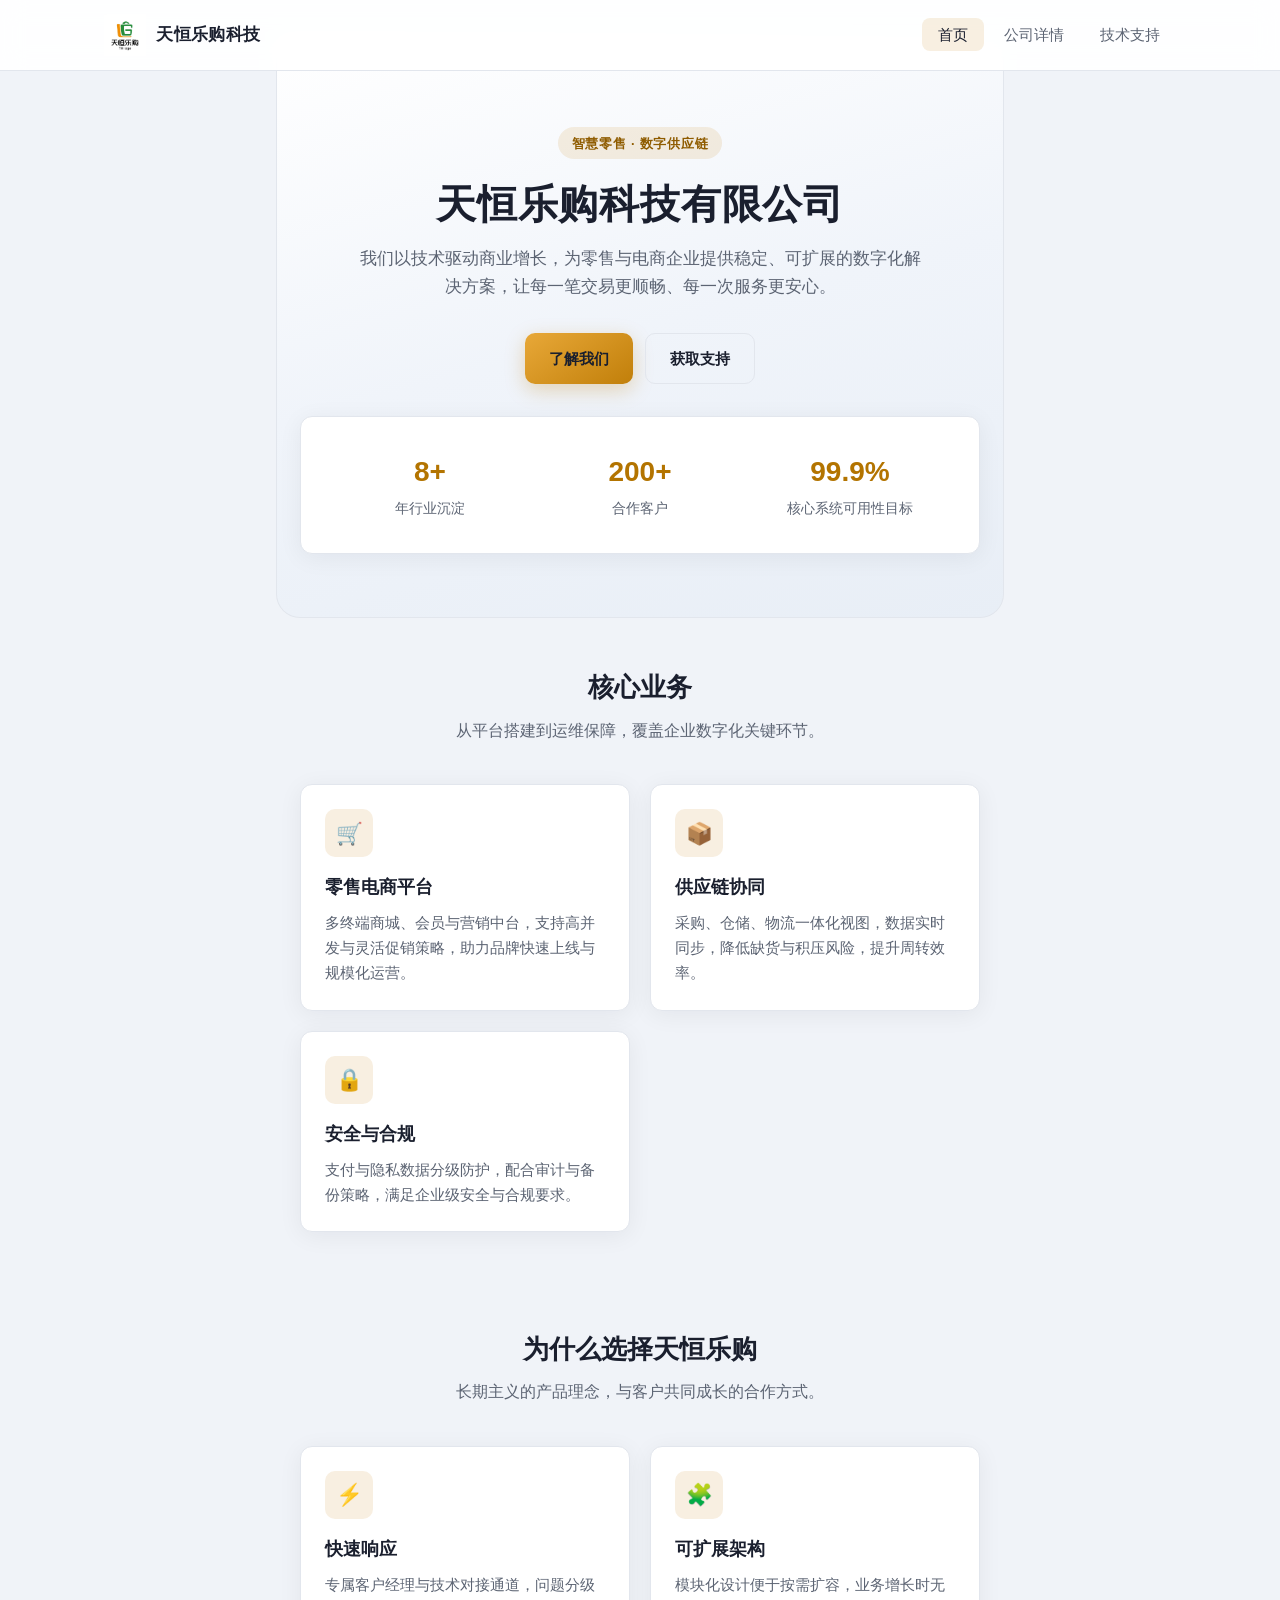
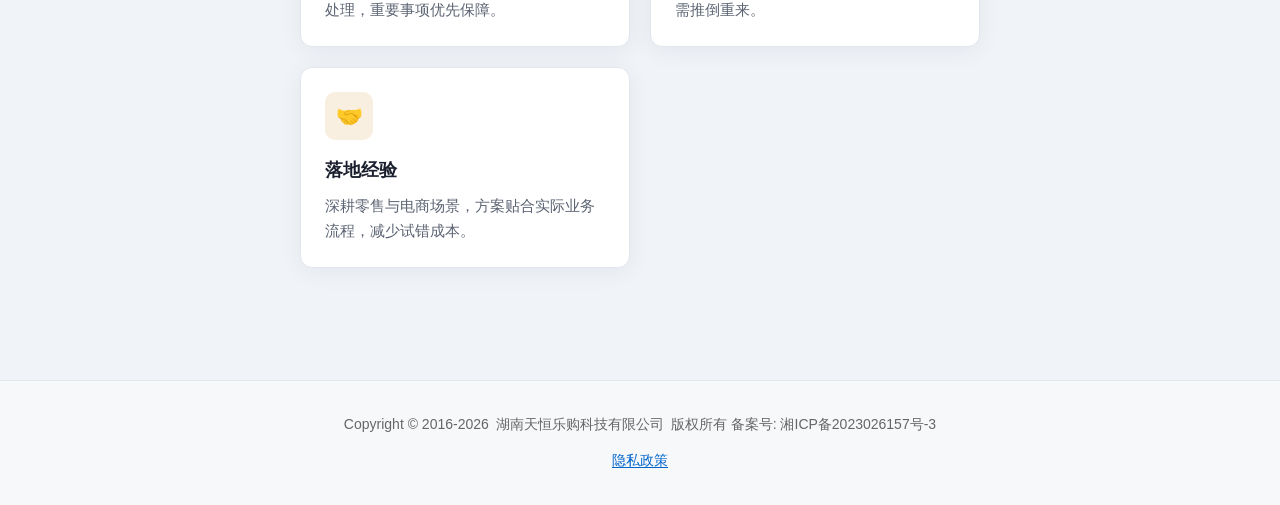
<file: index.html>
<!DOCTYPE html>
<html lang="zh-CN">
  <head>
    <meta charset="UTF-8" />
    <meta name="viewport" content="width=device-width, initial-scale=1.0" />
    <title>首页 - 天恒乐购科技有限公司</title>
    <meta
      name="description"
      content="天恒乐购科技有限公司 — 专注智慧零售与数字化供应链，为企业提供可靠的技术与运营支持。"
    />
    <link rel="stylesheet" href="css/style.css" />
  </head>
  <body class="layout-flex">
    <header class="site-header">
      <div class="header-inner">
        <a href="index.html" class="logo">
          <img
            class="logo-img"
            src="img/logo.jpg"
            alt=""
            width="140"
            height="42"
            decoding="async"
          />
          <span>天恒乐购科技</span>
        </a>
        <button
          type="button"
          class="nav-toggle"
          aria-label="打开菜单"
          aria-expanded="false"
        >
          <span></span><span></span><span></span>
        </button>
        <nav aria-label="主导航">
          <ul class="nav-list">
            <li><a href="index.html" class="active">首页</a></li>
            <li><a href="detail.html">公司详情</a></li>
            <li><a href="support.html">技术支持</a></li>
          </ul>
        </nav>
      </div>
    </header>

    <main>
      <section class="hero">
        <span class="hero-badge">智慧零售 · 数字供应链</span>
        <h1>天恒乐购科技有限公司</h1>
        <p class="hero-lead">
          我们以技术驱动商业增长，为零售与电商企业提供稳定、可扩展的数字化解决方案，让每一笔交易更顺畅、每一次服务更安心。
        </p>
        <div class="hero-actions">
          <a href="detail.html" class="btn btn-primary">了解我们</a>
          <a href="support.html" class="btn btn-ghost">获取支持</a>
        </div>
        <div class="stats" role="group" aria-label="企业概况">
          <div class="stat">
            <strong>8+</strong>
            <span>年行业沉淀</span>
          </div>
          <div class="stat">
            <strong>200+</strong>
            <span>合作客户</span>
          </div>
          <div class="stat">
            <strong>99.9%</strong>
            <span>核心系统可用性目标</span>
          </div>
        </div>
      </section>

      <section class="section" aria-labelledby="sec-services">
        <div class="section-head">
          <h2 id="sec-services">核心业务</h2>
          <p>从平台搭建到运维保障，覆盖企业数字化关键环节。</p>
        </div>
        <div class="card-grid">
          <article class="card">
            <div class="card-icon" aria-hidden="true">🛒</div>
            <h3>零售电商平台</h3>
            <p>
              多终端商城、会员与营销中台，支持高并发与灵活促销策略，助力品牌快速上线与规模化运营。
            </p>
          </article>
          <article class="card">
            <div class="card-icon" aria-hidden="true">📦</div>
            <h3>供应链协同</h3>
            <p>
              采购、仓储、物流一体化视图，数据实时同步，降低缺货与积压风险，提升周转效率。
            </p>
          </article>
          <article class="card">
            <div class="card-icon" aria-hidden="true">🔒</div>
            <h3>安全与合规</h3>
            <p>
              支付与隐私数据分级防护，配合审计与备份策略，满足企业级安全与合规要求。
            </p>
          </article>
        </div>
      </section>

      <section class="section" aria-labelledby="sec-why">
        <div class="section-head">
          <h2 id="sec-why">为什么选择天恒乐购</h2>
          <p>长期主义的产品理念，与客户共同成长的合作方式。</p>
        </div>
        <div class="card-grid">
          <article class="card">
            <div class="card-icon" aria-hidden="true">⚡</div>
            <h3>快速响应</h3>
            <p>专属客户经理与技术对接通道，问题分级处理，重要事项优先保障。</p>
          </article>
          <article class="card">
            <div class="card-icon" aria-hidden="true">🧩</div>
            <h3>可扩展架构</h3>
            <p>模块化设计便于按需扩容，业务增长时无需推倒重来。</p>
          </article>
          <article class="card">
            <div class="card-icon" aria-hidden="true">🤝</div>
            <h3>落地经验</h3>
            <p>深耕零售与电商场景，方案贴合实际业务流程，减少试错成本。</p>
          </article>
        </div>
      </section>
    </main>

    <footer class="support-help-footer">
      <p class="support-footer-copy">Copyright © 2016-2026 湖南天恒乐购科技有限公司 版权所有 备案号: 湘ICP备2023026157号-3</p>
      <p class="support-footer-link-wrap">
        <a href="privacy.html" class="support-link-privacy">隐私政策</a>
      </p>
    </footer>

    <script>
      document.getElementById("year").textContent = new Date().getFullYear();
    </script>
    <script src="js/main.js"></script>
  </body>
</html>
</file>
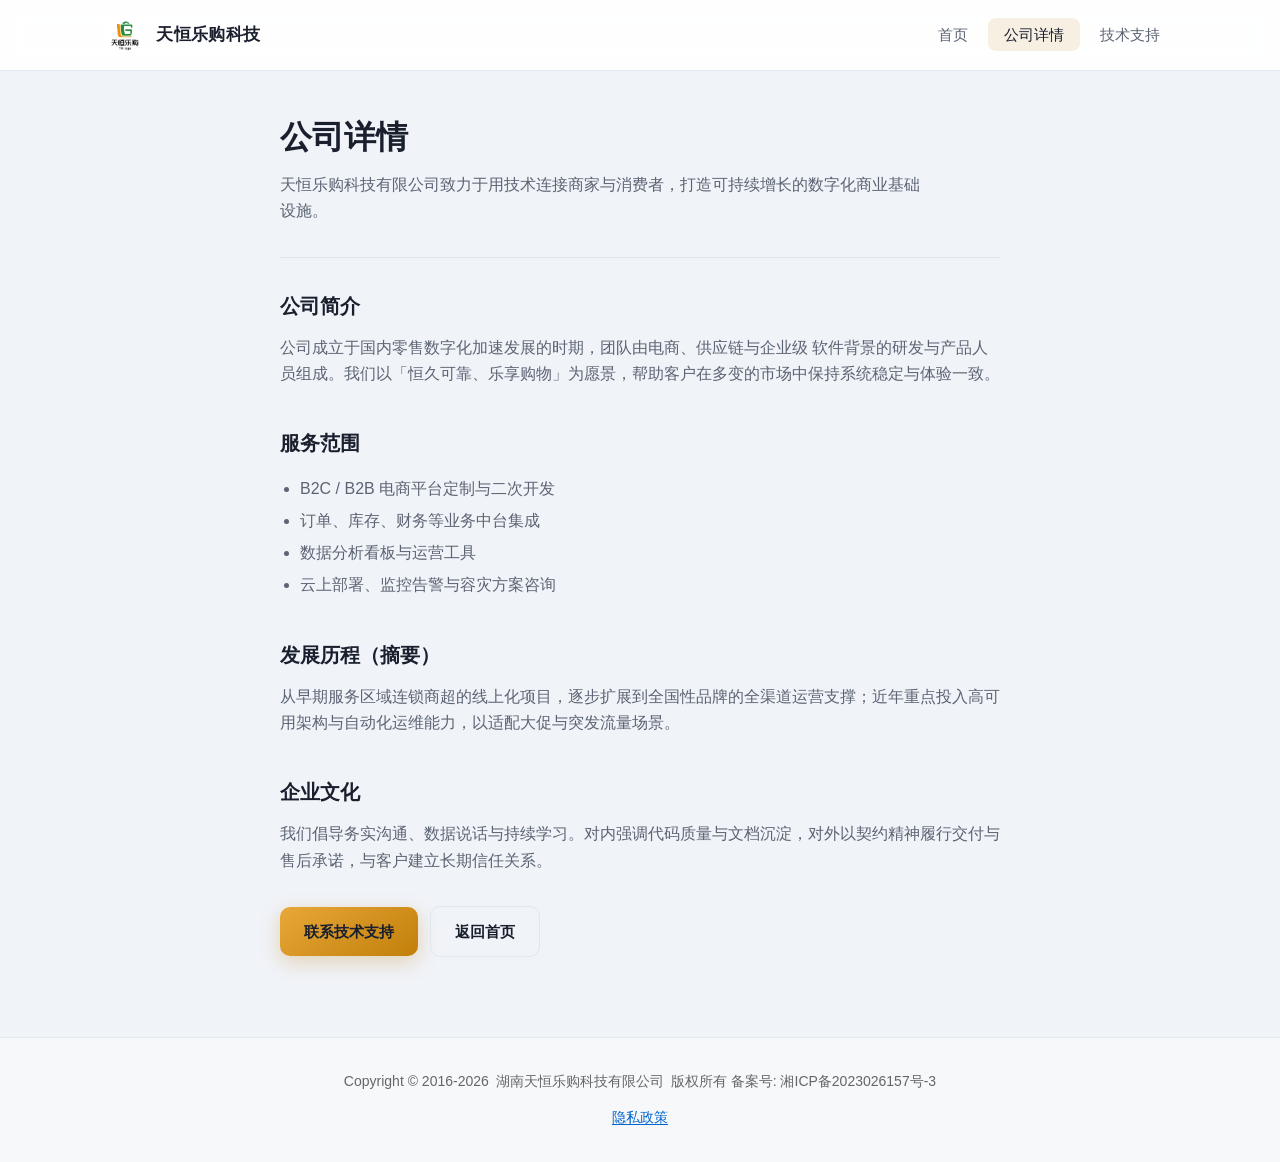
<file: detail.html>
<!DOCTYPE html>
<html lang="zh-CN">
  <head>
    <meta charset="UTF-8" />
    <meta name="viewport" content="width=device-width, initial-scale=1.0" />
    <title>公司详情 - 天恒乐购科技有限公司</title>
    <meta
      name="description"
      content="天恒乐购科技有限公司简介、发展历程、服务范围与企业文化。"
    />
    <link rel="stylesheet" href="css/style.css" />
  </head>
  <body class="layout-flex">
    <header class="site-header">
      <div class="header-inner">
        <a href="index.html" class="logo">
          <img
            class="logo-img"
            src="img/logo.jpg"
            alt=""
            width="140"
            height="42"
            decoding="async"
          />
          <span>天恒乐购科技</span>
        </a>
        <button
          type="button"
          class="nav-toggle"
          aria-label="打开菜单"
          aria-expanded="false"
        >
          <span></span><span></span><span></span>
        </button>
        <nav aria-label="主导航">
          <ul class="nav-list">
            <li><a href="index.html">首页</a></li>
            <li><a href="detail.html" class="active">公司详情</a></li>
            <li><a href="support.html">技术支持</a></li>
          </ul>
        </nav>
      </div>
    </header>

    <main>
      <header class="page-hero">
        <h1>公司详情</h1>
        <p>
          天恒乐购科技有限公司致力于用技术连接商家与消费者，打造可持续增长的数字化商业基础设施。
        </p>
      </header>

      <div class="prose">
        <h2>公司简介</h2>
        <p>
          公司成立于国内零售数字化加速发展的时期，团队由电商、供应链与企业级
          软件背景的研发与产品人员组成。我们以「恒久可靠、乐享购物」为愿景，帮助客户在多变的市场中保持系统稳定与体验一致。
        </p>

        <h2>服务范围</h2>
        <ul>
          <li>B2C / B2B 电商平台定制与二次开发</li>
          <li>订单、库存、财务等业务中台集成</li>
          <li>数据分析看板与运营工具</li>
          <li>云上部署、监控告警与容灾方案咨询</li>
        </ul>

        <h2>发展历程（摘要）</h2>
        <p>
          从早期服务区域连锁商超的线上化项目，逐步扩展到全国性品牌的全渠道运营支撑；近年重点投入高可用架构与自动化运维能力，以适配大促与突发流量场景。
        </p>

        <h2>企业文化</h2>
        <p>
          我们倡导务实沟通、数据说话与持续学习。对内强调代码质量与文档沉淀，对外以契约精神履行交付与售后承诺，与客户建立长期信任关系。
        </p>

        <p style="margin-top: 2rem">
          <a href="support.html" class="btn btn-primary">联系技术支持</a>
          <a href="index.html" class="btn btn-ghost" style="margin-left: 0.5rem"
            >返回首页</a
          >
        </p>
      </div>
    </main>

    <footer class="support-help-footer">
      <p class="support-footer-copy">Copyright © 2016-2026 湖南天恒乐购科技有限公司 版权所有 备案号: 湘ICP备2023026157号-3</p>
      <p class="support-footer-link-wrap">
        <a href="privacy.html" class="support-link-privacy">隐私政策</a>
      </p>
    </footer>

    <script>
      document.getElementById("year").textContent = new Date().getFullYear();
    </script>
    <script src="js/main.js"></script>
  </body>
</html>
</file>
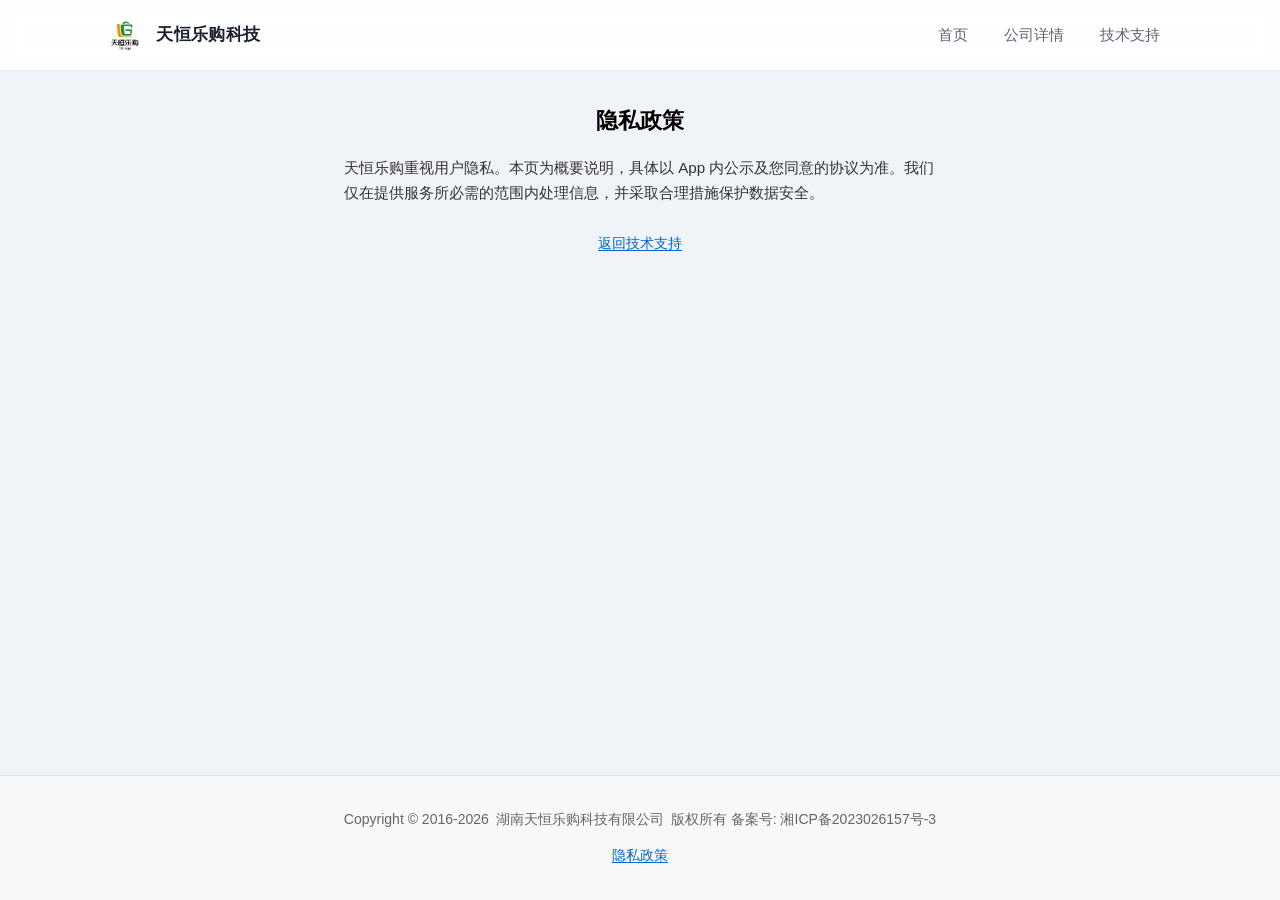
<file: privacy.html>
<!DOCTYPE html>
<html lang="zh-CN">
  <head>
    <meta charset="UTF-8" />
    <meta name="viewport" content="width=device-width, initial-scale=1.0" />
    <title>隐私政策 - 天恒乐购</title>
    <link rel="stylesheet" href="css/style.css" />
  </head>
  <body class="layout-flex">
    <header class="site-header">
      <div class="header-inner">
        <a href="index.html" class="logo">
          <img
            class="logo-img"
            src="img/logo.jpg"
            alt=""
            width="140"
            height="42"
            decoding="async"
          />
          <span>天恒乐购科技</span>
        </a>
        <button
          type="button"
          class="nav-toggle"
          aria-label="打开菜单"
          aria-expanded="false"
        >
          <span></span><span></span><span></span>
        </button>
        <nav aria-label="主导航">
          <ul class="nav-list">
            <li><a href="index.html">首页</a></li>
            <li><a href="detail.html">公司详情</a></li>
            <li><a href="support.html">技术支持</a></li>
          </ul>
        </nav>
      </div>
    </header>

    <main class="support-help-main support-privacy-main">
      <h1 class="support-privacy-h1">隐私政策</h1>
      <p class="support-privacy-text">
        天恒乐购重视用户隐私。本页为概要说明，具体以 App
        内公示及您同意的协议为准。我们仅在提供服务所必需的范围内处理信息，并采取合理措施保护数据安全。
      </p>
      <p class="support-privacy-back">
        <a href="support.html" class="support-link-privacy">返回技术支持</a>
      </p>
    </main>

    <footer class="support-help-footer">
      <p class="support-footer-copy">Copyright © 2016-2026 湖南天恒乐购科技有限公司 版权所有 备案号: 湘ICP备2023026157号-3</p>
      <p class="support-footer-link-wrap">
        <a href="privacy.html" class="support-link-privacy">隐私政策</a>
      </p>
    </footer>

    <script src="js/main.js"></script>
  </body>
</html>
</file>
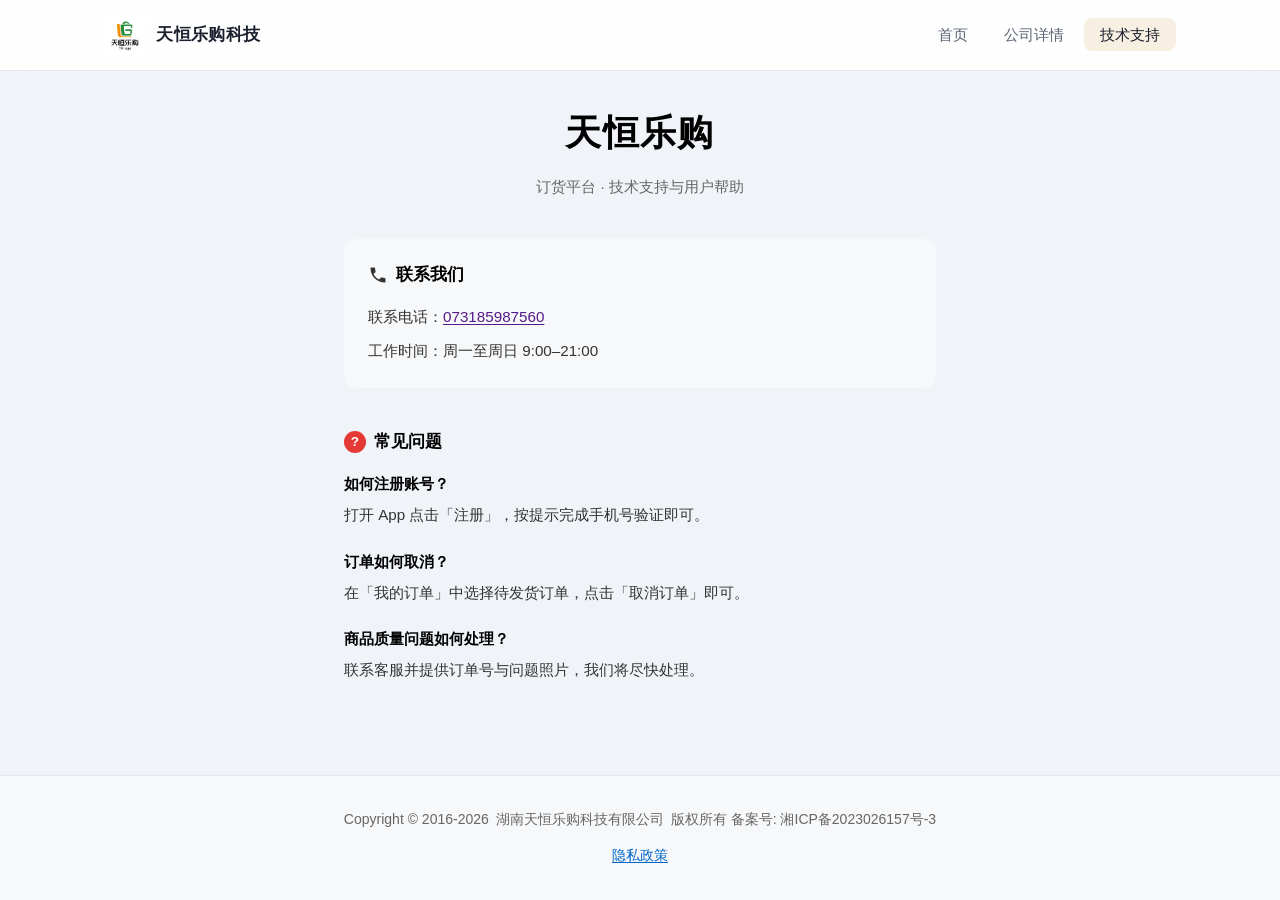
<file: support.html>
<!DOCTYPE html>
<html lang="zh-CN">
  <head>
    <meta charset="UTF-8" />
    <meta name="viewport" content="width=device-width, initial-scale=1.0" />
    <title>技术支持与用户帮助 - 天恒乐购</title>
    <meta
      name="description"
      content="天恒乐购订货平台技术支持与用户帮助：联系方式、工作时间、常见问题。"
    />
    <link rel="stylesheet" href="css/style.css" />
  </head>
  <body class="layout-flex">
    <header class="site-header">
      <div class="header-inner">
        <a href="index.html" class="logo">
          <img
            class="logo-img"
            src="img/logo.jpg"
            alt=""
            width="140"
            height="42"
            decoding="async"
          />
          <span>天恒乐购科技</span>
        </a>
        <button
          type="button"
          class="nav-toggle"
          aria-label="打开菜单"
          aria-expanded="false"
        >
          <span></span><span></span><span></span>
        </button>
        <nav aria-label="主导航">
          <ul class="nav-list">
            <li><a href="index.html">首页</a></li>
            <li><a href="detail.html">公司详情</a></li>
            <li><a href="support.html" class="active">技术支持</a></li>
          </ul>
        </nav>
      </div>
    </header>

    <main class="support-help-main">
      <header class="support-help-hero">
        <h1>天恒乐购</h1>
        <p class="support-help-subtitle">订货平台 · 技术支持与用户帮助</p>
      </header>

      <section
        class="support-contact-card"
        aria-labelledby="support-contact-title"
      >
        <div class="support-section-title-row">
          <span class="support-icon-phone" aria-hidden="true">
            <svg
              width="20"
              height="20"
              viewBox="0 0 24 24"
              fill="none"
              xmlns="http://www.w3.org/2000/svg"
            >
              <path
                d="M6.62 10.79c1.44 2.83 3.76 5.14 6.59 6.59l2.2-2.2c.27-.27.67-.36 1.02-.24 1.12.37 2.33.57 3.57.57.55 0 1 .45 1 1V20c0 .55-.45 1-1 1-9.39 0-17-7.61-17-17 0-.55.45-1 1-1h3.5c.55 0 1 .45 1 1 0 1.25.2 2.45.57 3.57.11.35.03.74-.25 1.02l-2.2 2.2z"
                fill="currentColor"
              />
            </svg>
          </span>
          <h2 id="support-contact-title">联系我们</h2>
        </div>
        <p class="support-contact-line">
          联系电话：<a
            class="support-link-phone"
            href="tel:073185987560"
            >073185987560</a
          >
        </p>
        <p class="support-contact-line support-contact-hours">
          工作时间：周一至周日 9:00–21:00
        </p>
      </section>

      <section class="support-faq-section" aria-labelledby="support-faq-title">
        <div class="support-section-title-row">
          <span class="support-icon-faq" aria-hidden="true">?</span>
          <h2 id="support-faq-title">常见问题</h2>
        </div>
        <dl class="support-faq-list">
          <div class="support-faq-item">
            <dt>如何注册账号？</dt>
            <dd>
              打开 App 点击「注册」，按提示完成手机号验证即可。
            </dd>
          </div>
          <div class="support-faq-item">
            <dt>订单如何取消？</dt>
            <dd>
              在「我的订单」中选择待发货订单，点击「取消订单」即可。
            </dd>
          </div>
          <div class="support-faq-item">
            <dt>商品质量问题如何处理？</dt>
            <dd>
              联系客服并提供订单号与问题照片，我们将尽快处理。
            </dd>
          </div>
        </dl>
      </section>
    </main>

    <footer class="support-help-footer">
      <p class="support-footer-copy">Copyright © 2016-2026 湖南天恒乐购科技有限公司 版权所有 备案号: 湘ICP备2023026157号-3</p>
      <p class="support-footer-link-wrap">
        <a href="privacy.html" class="support-link-privacy">隐私政策</a>
      </p>
    </footer>

    <script src="js/main.js"></script>
  </body>
</html>
</file>
<file: css/style.css>
/* 天恒乐购 - 企业站全局样式（浅色系） */
:root {
  --bg-page: #f0f3f8;
  --bg-deep: #ffffff;
  --bg-card: #ffffff;
  --bg-elevated: #f7f8fa;
  --accent: #c17f0a;
  --accent-soft: rgba(193, 127, 10, 0.12);
  --text: #1a1f2e;
  --text-muted: #5c6473;
  --border: #e2e6ed;
  --gradient-hero: linear-gradient(165deg, #ffffff 0%, #f0f4fa 50%, #e8eef6 100%);
  --font-sans: "Segoe UI", "PingFang SC", "Microsoft YaHei", sans-serif;
  --radius: 12px;
  --shadow: 0 10px 40px rgba(15, 23, 42, 0.08);
  --shadow-card: 0 4px 24px rgba(15, 23, 42, 0.06);
}

*,
*::before,
*::after {
  box-sizing: border-box;
}

html {
  scroll-behavior: smooth;
}

body {
  margin: 0;
  font-family: var(--font-sans);
  background: var(--bg-page);
  color: var(--text);
  line-height: 1.65;
  min-height: 100vh;
}

a {
  color: #b37400;
  text-decoration: none;
  transition: color 0.2s ease, opacity 0.2s ease;
}

a:hover {
  color: #8f5c00;
}

img {
  max-width: 100%;
  height: auto;
  display: block;
}

/* 顶部导航 */
.site-header {
  position: sticky;
  top: 0;
  z-index: 100;
  background: rgba(255, 255, 255, 0.92);
  backdrop-filter: blur(12px);
  border-bottom: 1px solid var(--border);
}

.header-inner {
  position: relative;
  max-width: 1120px;
  margin: 0 auto;
  padding: 0.875rem 1.5rem;
  display: flex;
  align-items: center;
  justify-content: space-between;
  gap: 1rem;
}

.logo {
  display: flex;
  align-items: center;
  gap: 0.65rem;
  color: var(--text);
  font-weight: 700;
  font-size: 1.05rem;
  letter-spacing: 0.02em;
}

.logo-img {
  height: 42px;
  width: auto;
  max-width: min(200px, 42vw);
  object-fit: contain;
  display: block;
}

.nav-toggle {
  display: none;
  flex-direction: column;
  gap: 5px;
  background: transparent;
  border: 1px solid var(--border);
  border-radius: 8px;
  padding: 0.5rem 0.65rem;
  cursor: pointer;
}

.nav-toggle span {
  display: block;
  width: 22px;
  height: 2px;
  background: var(--text);
  border-radius: 1px;
}

.nav-list {
  list-style: none;
  margin: 0;
  padding: 0;
  display: flex;
  align-items: center;
  gap: 0.25rem;
}

.nav-list a {
  color: var(--text-muted);
  padding: 0.5rem 1rem;
  border-radius: 8px;
  font-size: 0.95rem;
}

.nav-list a:hover,
.nav-list a.active {
  color: var(--text);
  background: var(--accent-soft);
}

/* 主内容区 */
main {
  max-width: 1120px;
  margin: 0 auto;
  padding: 0 1.5rem 4rem;
}

/* 页脚 */
.site-footer {
  border-top: 1px solid var(--border);
  background: var(--bg-elevated);
  padding: 2.5rem 1.5rem;
  margin-top: auto;
}

.footer-inner {
  max-width: 1120px;
  margin: 0 auto;
  display: grid;
  gap: 2rem;
  grid-template-columns: 1fr auto;
  align-items: start;
}

@media (max-width: 640px) {
  .footer-inner {
    grid-template-columns: 1fr;
  }
}

.footer-brand {
  font-weight: 700;
  margin-bottom: 0.5rem;
  color: var(--text);
}

.footer-meta {
  color: var(--text-muted);
  font-size: 0.875rem;
}

.footer-links {
  display: flex;
  flex-wrap: wrap;
  gap: 1rem;
}

.footer-links a {
  color: var(--text-muted);
  font-size: 0.9rem;
}

.footer-links a:hover {
  color: var(--accent);
}

/* Hero */
.hero {
  padding: 3.5rem 0 4rem;
  text-align: center;
  position: relative;
}

.hero::before {
  content: "";
  position: absolute;
  inset: -2rem -1.5rem 0;
  background: var(--gradient-hero);
  border-radius: 0 0 24px 24px;
  z-index: -1;
  border: 1px solid var(--border);
  border-top: none;
}

.hero-badge {
  display: inline-block;
  padding: 0.35rem 0.85rem;
  background: var(--accent-soft);
  color: #8f5c00;
  border-radius: 999px;
  font-size: 0.8rem;
  font-weight: 600;
  letter-spacing: 0.06em;
  margin-bottom: 1.25rem;
}

.hero h1 {
  font-size: clamp(1.75rem, 5vw, 2.5rem);
  font-weight: 800;
  line-height: 1.25;
  margin: 0 0 1rem;
  letter-spacing: 0.02em;
  color: var(--text);
}

.hero-lead {
  max-width: 36rem;
  margin: 0 auto 2rem;
  color: var(--text-muted);
  font-size: 1.05rem;
}

.hero-actions {
  display: flex;
  flex-wrap: wrap;
  gap: 0.75rem;
  justify-content: center;
}

.btn {
  display: inline-flex;
  align-items: center;
  justify-content: center;
  padding: 0.75rem 1.5rem;
  border-radius: 10px;
  font-weight: 600;
  font-size: 0.95rem;
  border: none;
  cursor: pointer;
  transition: transform 0.15s ease, box-shadow 0.2s ease;
}

.btn:active {
  transform: scale(0.98);
}

.btn-primary {
  background: linear-gradient(145deg, #e8a838 0%, #c17f0a 100%);
  color: #1a1f2e;
  box-shadow: 0 6px 20px rgba(193, 127, 10, 0.28);
}

.btn-primary:hover {
  box-shadow: 0 10px 28px rgba(193, 127, 10, 0.35);
  color: #1a1f2e;
}

.btn-ghost {
  background: transparent;
  color: var(--text);
  border: 1px solid var(--border);
}

.btn-ghost:hover {
  background: var(--bg-elevated);
  color: var(--text);
}

/* 区块标题 */
.section {
  padding: 3rem 0;
}

.section-head {
  text-align: center;
  margin-bottom: 2.5rem;
}

.section-head h2 {
  font-size: 1.65rem;
  margin: 0 0 0.5rem;
  font-weight: 700;
  color: var(--text);
}

.section-head p {
  margin: 0;
  color: var(--text-muted);
  max-width: 32rem;
  margin-inline: auto;
}

/* 卡片网格 */
.card-grid {
  display: grid;
  grid-template-columns: repeat(auto-fit, minmax(260px, 1fr));
  gap: 1.25rem;
}

.card {
  background: var(--bg-card);
  border: 1px solid var(--border);
  border-radius: var(--radius);
  padding: 1.5rem;
  box-shadow: var(--shadow-card);
  transition: border-color 0.2s ease, transform 0.2s ease, box-shadow 0.2s ease;
}

.card:hover {
  border-color: rgba(193, 127, 10, 0.35);
  transform: translateY(-2px);
  box-shadow: 0 8px 32px rgba(15, 23, 42, 0.1);
}

.card-icon {
  width: 48px;
  height: 48px;
  border-radius: 10px;
  background: var(--accent-soft);
  display: grid;
  place-items: center;
  font-size: 1.35rem;
  margin-bottom: 1rem;
}

.card h3 {
  margin: 0 0 0.5rem;
  font-size: 1.1rem;
  color: var(--text);
}

.card p {
  margin: 0;
  color: var(--text-muted);
  font-size: 0.95rem;
}

/* 数据条 */
.stats {
  display: grid;
  grid-template-columns: repeat(auto-fit, minmax(140px, 1fr));
  gap: 1rem;
  padding: 2rem;
  background: var(--bg-card);
  border: 1px solid var(--border);
  border-radius: var(--radius);
  margin-top: 2rem;
  box-shadow: var(--shadow-card);
}

.stat {
  text-align: center;
}

.stat strong {
  display: block;
  font-size: 1.75rem;
  color: #b37400;
  font-weight: 800;
}

.stat span {
  font-size: 0.85rem;
  color: var(--text-muted);
}

/* 内页：页面标题 */
.page-hero {
  padding: 2.5rem 0 2rem;
  border-bottom: 1px solid var(--border);
  margin-bottom: 2rem;
}

.page-hero h1 {
  margin: 0 0 0.5rem;
  font-size: clamp(1.5rem, 4vw, 2rem);
  color: var(--text);
}

.page-hero p {
  margin: 0;
  color: var(--text-muted);
  max-width: 40rem;
}

/* 文章式内容 */
.prose {
  max-width: 720px;
}

.prose h2 {
  font-size: 1.25rem;
  margin: 2rem 0 0.75rem;
  padding-top: 0.5rem;
  color: var(--text);
}

.prose h2:first-child {
  margin-top: 0;
  padding-top: 0;
}

.prose p {
  color: var(--text-muted);
  margin: 0 0 1rem;
}

.prose ul {
  color: var(--text-muted);
  padding-left: 1.25rem;
}

.prose li {
  margin-bottom: 0.35rem;
}

/* 技术支持：布局 */
.support-layout {
  display: grid;
  gap: 2rem;
  grid-template-columns: 1fr 340px;
  align-items: start;
}

@media (max-width: 900px) {
  .support-layout {
    grid-template-columns: 1fr;
  }
}

.faq-item {
  border: 1px solid var(--border);
  border-radius: var(--radius);
  margin-bottom: 0.75rem;
  overflow: hidden;
  background: var(--bg-card);
  box-shadow: var(--shadow-card);
}

.faq-q {
  width: 100%;
  text-align: left;
  padding: 1rem 1.25rem;
  background: transparent;
  border: none;
  color: var(--text);
  font-size: 1rem;
  font-weight: 600;
  cursor: pointer;
  display: flex;
  justify-content: space-between;
  align-items: center;
  gap: 1rem;
}

.faq-q:hover {
  background: var(--bg-page);
}

.faq-q .chevron {
  flex-shrink: 0;
  transition: transform 0.25s ease;
  color: var(--accent);
}

.faq-item.open .faq-q .chevron {
  transform: rotate(180deg);
}

.faq-a {
  max-height: 0;
  overflow: hidden;
  transition: max-height 0.35s ease;
}

.faq-item.open .faq-a {
  max-height: 320px;
}

.faq-a-inner {
  padding: 0 1.25rem 1.25rem;
  color: var(--text-muted);
  font-size: 0.95rem;
}

.side-card {
  background: var(--bg-card);
  border: 1px solid var(--border);
  border-radius: var(--radius);
  padding: 1.5rem;
  position: sticky;
  top: 5.5rem;
  box-shadow: var(--shadow-card);
}

.side-card h3 {
  margin: 0 0 1rem;
  font-size: 1.05rem;
  color: var(--text);
}

.side-card dl {
  margin: 0;
  font-size: 0.9rem;
}

.side-card dt {
  color: var(--text-muted);
  margin-top: 0.75rem;
}

.side-card dt:first-child {
  margin-top: 0;
}

.side-card dd {
  margin: 0.25rem 0 0;
}

/* 表单 */
.form-group {
  margin-bottom: 1rem;
}

.form-group label {
  display: block;
  font-size: 0.875rem;
  margin-bottom: 0.35rem;
  color: var(--text-muted);
}

.form-group input,
.form-group textarea,
.form-group select {
  width: 100%;
  padding: 0.65rem 0.85rem;
  border-radius: 8px;
  border: 1px solid var(--border);
  background: var(--bg-card);
  color: var(--text);
  font-family: inherit;
  font-size: 0.95rem;
}

.form-group input:focus,
.form-group textarea:focus,
.form-group select:focus {
  outline: none;
  border-color: var(--accent);
  box-shadow: 0 0 0 3px var(--accent-soft);
}

.form-group textarea {
  min-height: 120px;
  resize: vertical;
}

.form-note {
  font-size: 0.8rem;
  color: var(--text-muted);
  margin-top: 0.75rem;
}

.toast {
  position: fixed;
  bottom: 1.5rem;
  left: 50%;
  transform: translateX(-50%) translateY(120px);
  background: var(--bg-card);
  border: 1px solid var(--border);
  color: var(--text);
  padding: 0.85rem 1.5rem;
  border-radius: 10px;
  box-shadow: var(--shadow);
  z-index: 200;
  opacity: 0;
  transition: transform 0.35s ease, opacity 0.35s ease;
  pointer-events: none;
  max-width: 90vw;
  text-align: center;
}

.toast.show {
  transform: translateX(-50%) translateY(0);
  opacity: 1;
}

/* 移动端导航 */
@media (max-width: 768px) {
  .nav-toggle {
    display: flex;
  }

  .nav-list {
    position: absolute;
    top: 100%;
    left: 0;
    right: 0;
    flex-direction: column;
    background: #ffffff;
    border-bottom: 1px solid var(--border);
    padding: 0.75rem;
    gap: 0;
    display: none;
    box-shadow: 0 12px 24px rgba(15, 23, 42, 0.08);
  }

  .nav-list.open {
    display: flex;
  }

  .nav-list a {
    display: block;
    width: 100%;
    padding: 0.85rem 1rem;
  }
}

body.layout-flex {
  display: flex;
  flex-direction: column;
  min-height: 100vh;
}

/* —— 技术支持页（订货平台帮助）— 版式与局部强调 —— */
.support-help-main {
  flex: 1;
  width: 100%;
  max-width: 640px;
  margin: 0 auto;
  padding: 2rem 1.5rem 3rem;
}

.support-help-hero {
  text-align: center;
  margin-bottom: 2.5rem;
}

.support-help-hero h1 {
  margin: 0;
  font-size: clamp(1.75rem, 5vw, 2.25rem);
  font-weight: 700;
  color: #000000;
  letter-spacing: 0.04em;
}

.support-help-subtitle {
  margin: 0.75rem 0 0;
  font-size: 0.95rem;
  color: #666666;
}

.support-contact-card {
  background: #f7f8fa;
  border-radius: 12px;
  padding: 1.35rem 1.5rem 1.5rem;
  margin-bottom: 2.5rem;
}

.support-section-title-row {
  display: flex;
  align-items: center;
  gap: 0.5rem;
  margin-bottom: 1rem;
}

.support-section-title-row h2 {
  margin: 0;
  font-size: 1.05rem;
  font-weight: 700;
  color: #000000;
}

.support-icon-phone {
  display: flex;
  color: #333333;
  flex-shrink: 0;
}

.support-icon-faq {
  display: flex;
  align-items: center;
  justify-content: center;
  width: 22px;
  height: 22px;
  flex-shrink: 0;
  border-radius: 50%;
  background: #e53935;
  color: #ffffff;
  font-size: 0.85rem;
  font-weight: 700;
  line-height: 1;
}

.support-contact-line {
  margin: 0 0 0.65rem;
  font-size: 0.95rem;
  line-height: 1.6;
  color: #333333;
}

.support-contact-line:last-child {
  margin-bottom: 0;
}

.support-contact-hours {
  color: #333333;
}

.support-link-phone {
  color: #551a8b;
  text-decoration: underline;
  text-underline-offset: 2px;
}

.support-link-phone:hover {
  color: #6b2aad;
}

.support-faq-section {
  text-align: left;
}

.support-faq-list {
  margin: 0;
  padding: 0;
}

.support-faq-item {
  margin-bottom: 1.35rem;
}

.support-faq-item:last-child {
  margin-bottom: 0;
}

.support-faq-list dt {
  margin: 0 0 0.35rem;
  font-size: 0.95rem;
  font-weight: 700;
  color: #000000;
}

.support-faq-list dd {
  margin: 0;
  font-size: 0.95rem;
  color: #333333;
  line-height: 1.65;
}

.support-help-footer {
  text-align: center;
  padding: 2rem 1.5rem;
  border-top: 1px solid var(--border);
  background: var(--bg-elevated);
}

.support-footer-copy {
  margin: 0;
  font-size: 0.875rem;
  color: #666666;
}

.support-footer-link-wrap {
  margin: 0.65rem 0 0;
}

.support-link-privacy {
  color: #0066cc;
  font-size: 0.875rem;
  text-decoration: underline;
  text-underline-offset: 2px;
}

.support-link-privacy:hover {
  color: #004499;
}

.support-privacy-main {
  text-align: left;
}

.support-privacy-h1 {
  margin: 0 0 1rem;
  font-size: 1.35rem;
  font-weight: 700;
  color: #000000;
  text-align: center;
}

.support-privacy-text {
  margin: 0 0 1.5rem;
  font-size: 0.95rem;
  color: #333333;
  line-height: 1.7;
}

.support-privacy-back {
  margin: 0;
  text-align: center;
}
</file>
